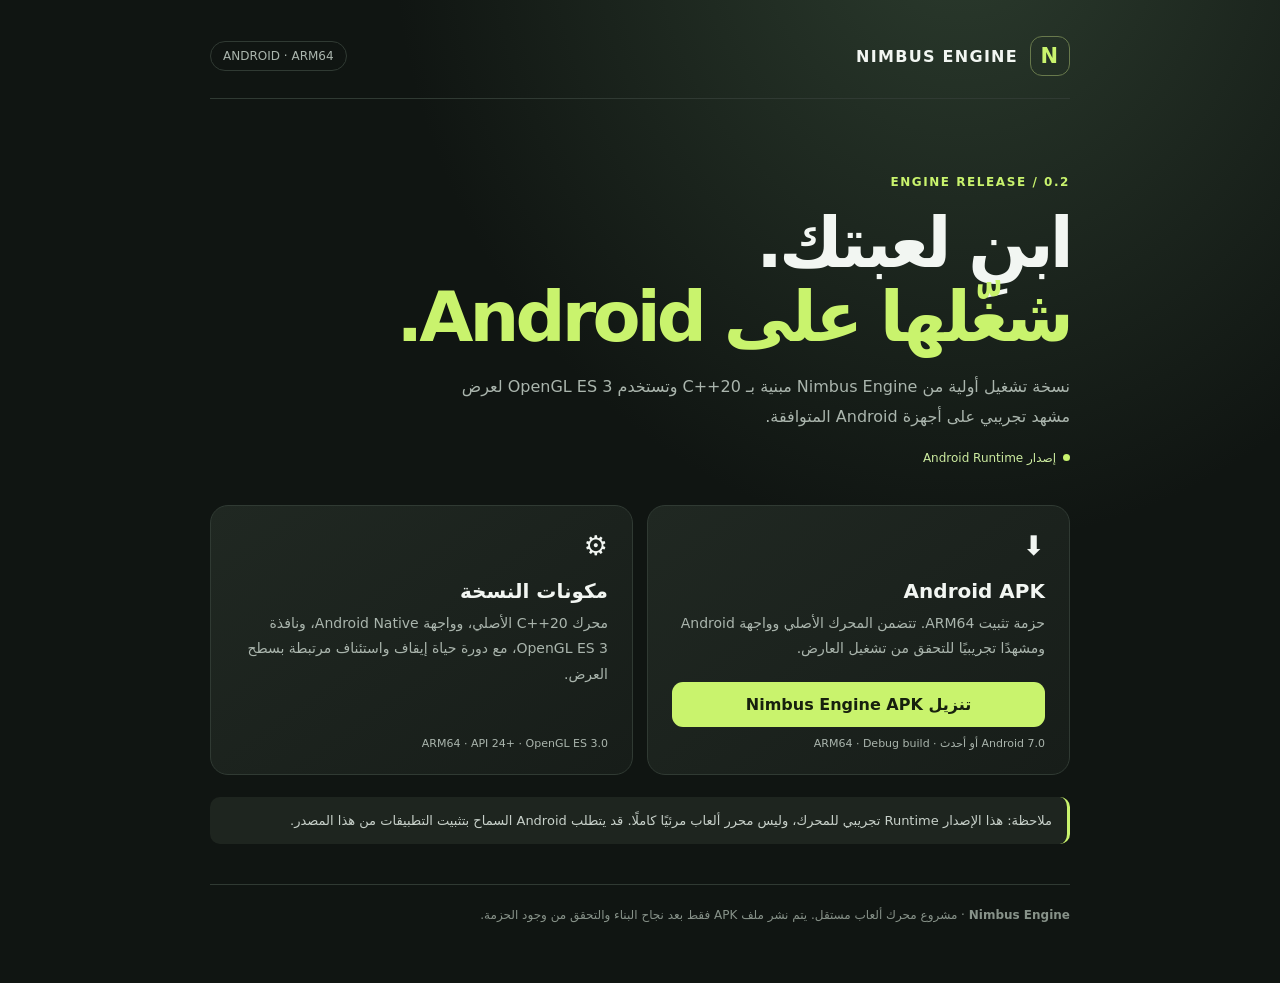
<file: website/index.html>
<!doctype html>
<html lang="ar" dir="rtl">
<head>
  <meta charset="utf-8">
  <meta name="viewport" content="width=device-width, initial-scale=1">
  <meta name="theme-color" content="#101512">
  <meta name="description" content="تنزيل Nimbus Engine Android Runtime. محرك ألعاب C++ مع عارض OpenGL ES لأجهزة Android.">
  <title>Nimbus Engine — Downloads</title>
  <style>
    :root{color-scheme:dark;--bg:#101512;--surface:#191f1b;--line:#303a33;--muted:#aab5ad;--text:#f2f6f2;--accent:#c9f36d;--accent-ink:#17200e}
    *{box-sizing:border-box}body{margin:0;min-height:100vh;background:radial-gradient(ellipse at 75% -10%,#2c3c2e 0,transparent 42%),var(--bg);font-family:system-ui,-apple-system,"Segoe UI",sans-serif;color:var(--text)}
    main{width:min(900px,100%);margin:auto;padding:24px 20px 56px}.top{display:flex;justify-content:space-between;align-items:center;border-bottom:1px solid var(--line);padding:12px 0 22px}.brand{display:flex;align-items:center;gap:12px;font-weight:850;letter-spacing:.08em}.mark{width:40px;height:40px;border:1px solid #68794c;border-radius:12px;display:grid;place-items:center;color:var(--accent);font-size:21px;font-weight:900}.version{font-size:12px;color:var(--muted);border:1px solid var(--line);padding:7px 12px;border-radius:30px}.hero{padding:76px 0 40px}.eyebrow{font-size:12px;letter-spacing:.13em;color:var(--accent);font-weight:800}.hero h1{font-size:clamp(38px,8vw,70px);line-height:1.05;letter-spacing:-.055em;margin:18px 0}.hero h1 span{color:var(--accent)}.hero p{max-width:620px;color:var(--muted);font-size:16px;line-height:1.9;margin:0}.cards{display:grid;grid-template-columns:1fr 1fr;gap:14px}.card{background:linear-gradient(145deg,#202822,#171d19);border:1px solid var(--line);border-radius:18px;padding:24px;min-height:240px;display:flex;flex-direction:column}.icon{font-size:27px;margin-bottom:18px}.card h2{font-size:20px;margin:0 0 8px}.card p{font-size:14px;color:var(--muted);line-height:1.8;margin:0 0 20px}.button{display:block;text-align:center;text-decoration:none;background:var(--accent);color:var(--accent-ink);font-weight:850;padding:13px 16px;border-radius:11px;margin-top:auto}.button.disabled{background:#343d36;color:#aab5ad;cursor:not-allowed}.meta{font-size:11px;color:var(--muted);margin-top:10px}.notice{margin-top:22px;border-right:3px solid var(--accent);padding:12px 15px;background:#1e251f;border-radius:10px;color:#c8d1ca;font-size:13px;line-height:1.8}.footer{margin-top:40px;border-top:1px solid var(--line);padding-top:20px;color:#879289;font-size:12px;line-height:1.8}.status{display:inline-flex;align-items:center;gap:7px;color:#cdeca0;font-size:12px;margin-top:18px}.dot{width:7px;height:7px;border-radius:50%;background:var(--accent)}
    @media(max-width:620px){main{padding:16px 16px 40px}.hero{padding:54px 0 32px}.cards{grid-template-columns:1fr}.card{min-height:215px}.version{font-size:11px}}
  </style>
</head>
<body>
<main>
  <header class="top">
    <div class="brand"><div class="mark">N</div><span>NIMBUS ENGINE</span></div>
    <span class="version">ANDROID · ARM64</span>
  </header>
  <section class="hero">
    <div class="eyebrow">ENGINE RELEASE / 0.2</div>
    <h1>ابنِ لعبتك.<br><span>شغّلها على Android.</span></h1>
    <p>نسخة تشغيل أولية من Nimbus Engine مبنية بـ C++20 وتستخدم OpenGL ES 3 لعرض مشهد تجريبي على أجهزة Android المتوافقة.</p>
    <div class="status"><span class="dot"></span> إصدار Android Runtime</div>
  </section>
  <section class="cards" aria-label="التنزيلات">
    <article class="card">
      <div class="icon">⬇</div>
      <h2>Android APK</h2>
      <p>حزمة تثبيت ARM64. تتضمن المحرك الأصلي وواجهة Android ومشهدًا تجريبيًا للتحقق من تشغيل العارض.</p>
      <a class="button" href="./downloads/NimbusEngine.apk" download>تنزيل Nimbus Engine APK</a>
      <div class="meta">Android 7.0 أو أحدث · ARM64 · Debug build</div>
    </article>
    <article class="card">
      <div class="icon">⚙</div>
      <h2>مكونات النسخة</h2>
      <p>محرك C++20 الأصلي، وواجهة Android Native، ونافذة OpenGL ES 3، مع دورة حياة إيقاف واستئناف مرتبطة بسطح العرض.</p>
      <div class="meta" style="margin-top:auto">ARM64 · API 24+ · OpenGL ES 3.0</div>
    </article>
  </section>
  <div class="notice">ملاحظة: هذا الإصدار Runtime تجريبي للمحرك، وليس محرر ألعاب مرئيًا كاملًا. قد يتطلب Android السماح بتثبيت التطبيقات من هذا المصدر.</div>
  <footer class="footer"><strong>Nimbus Engine</strong> · مشروع محرك ألعاب مستقل. يتم نشر ملف APK فقط بعد نجاح البناء والتحقق من وجود الحزمة.</footer>
</main>
</body>
</html>
</file>
